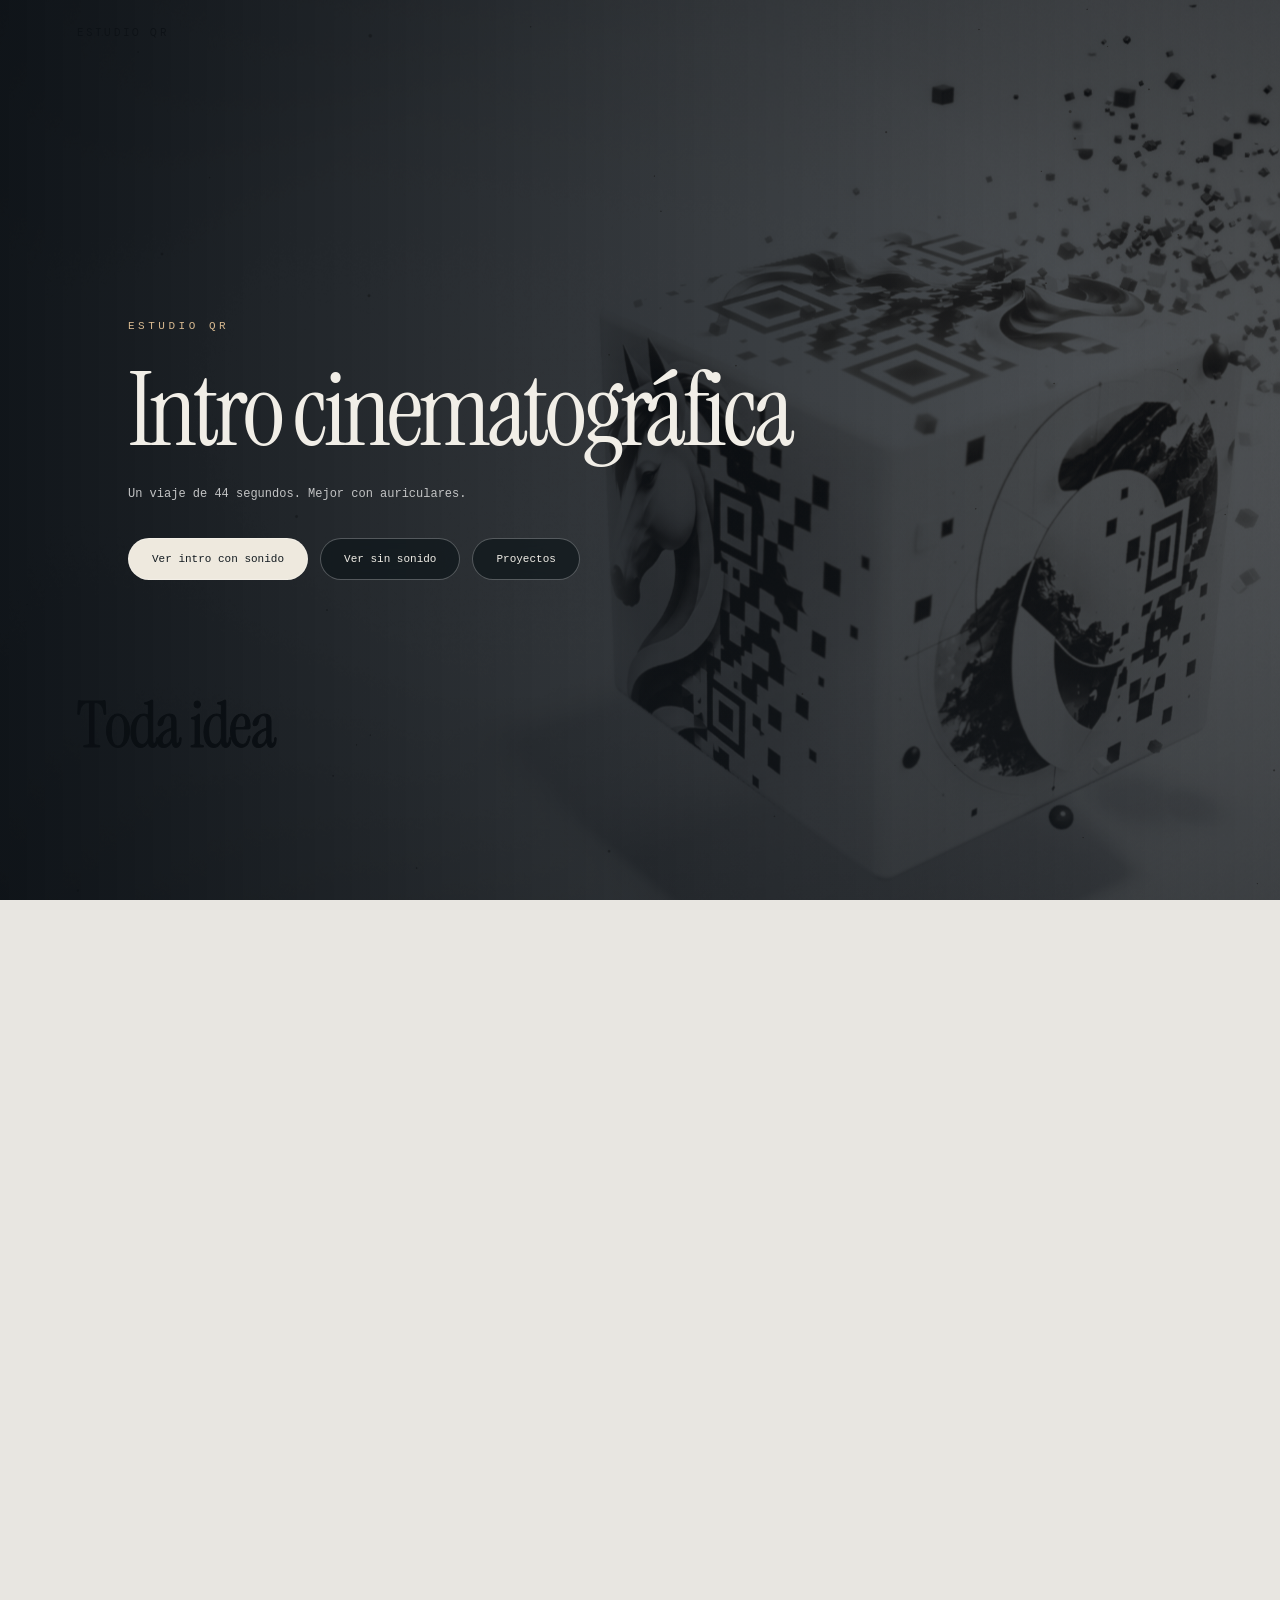
<file: editor/template/index.html>
<!doctype html><html lang="es"><head><meta charset="utf-8">
<meta name="viewport" content="width=device-width, initial-scale=1, viewport-fit=cover">
<title>ESTUDIO QR — Ideas que se transforman</title>
<meta name="description" content="Estudio digital creativo. Ideas que se transforman.">
<link rel="preconnect" href="https://fonts.googleapis.com"><link rel="preconnect" href="https://fonts.gstatic.com" crossorigin>
<link href="https://fonts.googleapis.com/css2?family=DM+Mono:wght@400;500&family=Instrument+Serif:ital@0;1&display=swap" rel="stylesheet">
<style>
:root{--bg:#10151a;--ink:#efe9dc;--acc:#e3a857;--gr:.35;--gn:.12;box-sizing:border-box}
*{box-sizing:border-box;margin:0}html{background:var(--bg)}
body{background:var(--bg);color:var(--ink);font:400 14px/1.6 'DM Mono',ui-monospace,monospace}
#stage{position:fixed;inset:0;overflow:hidden;background:var(--bg)}
#stage>div{position:absolute;inset:0}
.w{position:absolute;inset:0;perspective:1400px;will-change:opacity,transform}
.m{position:absolute;inset:0;transform-style:preserve-3d;will-change:transform;transform-origin:50% 50%}
.sl{position:absolute;inset:0;will-change:transform}
.sl img,.sl video{width:100%;height:100%;object-fit:cover;display:block}
.m.fit .sl img,.m.fit .sl video{object-fit:contain}
.gr{position:absolute;inset:0;background:var(--acc);mix-blend-mode:soft-light;opacity:var(--gr);pointer-events:none}
.ly{position:absolute;will-change:transform,opacity;margin:0}.ci{width:100%}.ci img,.ci video{width:100%;height:100%;object-fit:cover;display:block}
.ly figcaption{margin-top:10px;font-size:11px;letter-spacing:.16em;text-transform:uppercase;white-space:nowrap}
.tx{position:absolute;left:6vw;right:6vw;bottom:9vh;pointer-events:none}
.tx.pos-bc,.tx.pos-c{text-align:center}.tx.pos-bc .p,.tx.pos-c .p{margin-left:auto;margin-right:auto}
.tx.pos-br,.tx.pos-mr,.tx.pos-tr{text-align:right}.tx.pos-br .p,.tx.pos-mr .p,.tx.pos-tr .p{margin-left:auto}
.tx.pos-ml,.tx.pos-c,.tx.pos-mr{bottom:auto;top:50%;transform:translateY(-50%)}
.tx.pos-tl,.tx.pos-tr{bottom:auto;top:15vh}
.scrim{position:absolute;inset:0;pointer-events:none;background:linear-gradient(to top,var(--bg) 0%,transparent 62%)}
.scrim.pos-tl,.scrim.pos-tr{background:linear-gradient(to bottom,var(--bg) 0%,transparent 55%)}
.scrim.pos-ml{background:linear-gradient(to right,var(--bg) 0%,transparent 60%)}.scrim.pos-mr{background:linear-gradient(to left,var(--bg) 0%,transparent 60%)}
.scrim.pos-c{background:radial-gradient(ellipse at 50% 50%,var(--bg) 0%,transparent 60%)}
.k{font-size:11px;letter-spacing:.24em;text-transform:uppercase;color:var(--acc);margin-bottom:2.4vh}
.tt{font-family:'Instrument Serif',Georgia,serif;font-weight:400;line-height:.93;letter-spacing:-.028em;font-size:var(--fs,10vw)}
.tt .l{display:block;overflow:hidden;padding:.02em .06em .1em;margin:0 -.06em}.wd{display:inline-block;white-space:nowrap}.c{display:inline-block;will-change:transform}
.p{max-width:40ch;margin-top:3.2vh;opacity:.82}
.f .tt{color:transparent;-webkit-text-stroke:1px var(--ink)}.f .k,.f .p,.f .cta,.f .scrim{visibility:hidden}
.cta{pointer-events:auto;display:inline-block;margin-top:4.5vh;color:var(--ink);border:1px solid var(--ink);padding:16px 32px;text-decoration:none;letter-spacing:.16em;text-transform:uppercase;font-size:12px;transition:background .5s,color .5s}
.cta:hover,.cta:focus-visible{background:var(--ink);color:var(--bg);outline:0}
#cv canvas{width:100%;height:100%;display:block;pointer-events:none}
#px{display:none;pointer-events:none;z-index:2}#px i{display:block;background:var(--pc,#000);transform:scale(0)}
#vg{pointer-events:none;background:radial-gradient(ellipse at 50% 42%,transparent 40%,rgba(0,0,0,.45))}
#gn{pointer-events:none;opacity:var(--gn);mix-blend-mode:overlay;animation:g .7s steps(5) infinite;background:url("data:image/svg+xml;utf8,<svg xmlns='http://www.w3.org/2000/svg' width='220' height='220'><filter id='n'><feTurbulence type='fractalNoise' baseFrequency='.85' numOctaves='2'/></filter><rect width='220' height='220' filter='url(%23n)'/></svg>")}
@keyframes g{0%{background-position:0 0}25%{background-position:-60px 40px}50%{background-position:40px -70px}75%{background-position:-30px -20px}100%{background-position:70px 50px}}
#hud{pointer-events:none;font-size:11px;letter-spacing:.2em;text-transform:uppercase;z-index:3}
#hud>*{position:absolute}#brand{left:6vw;top:calc(24px + env(safe-area-inset-top,0px))}#cnt{right:6vw;top:calc(24px + env(safe-area-inset-top,0px))}
#hint{left:50%;bottom:calc(22px + env(safe-area-inset-bottom,0px));transform:translateX(-50%);transition:opacity .6s}
#bar{left:0;bottom:0;height:2px;width:100%;background:var(--acc);transform-origin:0 50%;transform:scaleX(0)}
/* navegación entre escenas */
#nav{position:fixed;right:calc(18px + env(safe-area-inset-right,0px));top:50%;transform:translateY(-50%);z-index:8;display:flex;flex-direction:column;gap:6px}
#nav button{all:unset;cursor:pointer;display:flex;align-items:center;justify-content:flex-end;gap:10px;padding:5px 0;color:var(--ink);font-size:10px;letter-spacing:.18em;text-transform:uppercase}
#nav i{order:2;width:7px;height:7px;border:1px solid var(--ink);border-radius:50%;transition:transform .4s,background .4s;opacity:.7}
#nav button.on i{background:var(--acc);border-color:var(--acc);transform:scale(1.5);opacity:1}
#nav span{opacity:0;transform:translateX(6px);transition:opacity .3s,transform .3s;white-space:nowrap}
#nav button:hover span,#nav button:focus-visible span,#nav.nav-list span{opacity:.85;transform:none}
#nav.nav-list button.on span{opacity:1;color:var(--acc)}
#nav button:focus-visible i{outline:2px solid var(--acc);outline-offset:3px}
#ld{position:fixed;inset:0;z-index:50;background:#10151a;color:#efe9dc;display:grid;place-items:center;font:italic 34px 'Instrument Serif',serif;transition:opacity .9s}
#admin{position:fixed;left:14px;bottom:8px;z-index:9;font-size:10px;color:var(--ink);opacity:.35;text-decoration:none;letter-spacing:.1em}#admin:hover{opacity:1}
/* vista previa del panel */
.preview #admin,.preview #ld{display:none}
#gd{pointer-events:none;z-index:4;display:none}
.guides #gd{display:block;background:linear-gradient(to right,transparent calc(33.33% - .5px),rgba(255,64,160,.55) calc(33.33% - .5px),rgba(255,64,160,.55) calc(33.33% + .5px),transparent calc(33.33% + .5px),transparent calc(66.66% - .5px),rgba(255,64,160,.55) calc(66.66% - .5px),rgba(255,64,160,.55) calc(66.66% + .5px),transparent calc(66.66% + .5px)),linear-gradient(to bottom,transparent calc(33.33% - .5px),rgba(255,64,160,.55) calc(33.33% - .5px),rgba(255,64,160,.55) calc(33.33% + .5px),transparent calc(33.33% + .5px),transparent calc(66.66% - .5px),rgba(255,64,160,.55) calc(66.66% - .5px),rgba(255,64,160,.55) calc(66.66% + .5px),transparent calc(66.66% + .5px))}
.safe #gd{display:block;outline:1px dashed rgba(80,200,255,.8);outline-offset:-6vw}
@media(max-width:800px){.tx{bottom:12vh}.k{font-size:10px}#cnt{display:none}.p{font-size:13px}#nav{right:10px}#nav span{display:none}}
/* celular: textos legibles sobre cualquier imagen y nada encimado */
@media(max-width:800px){
.tx{left:7vw;right:7vw;text-shadow:0 1px 2px color-mix(in srgb,var(--bg) 70%,transparent),0 0 22px color-mix(in srgb,var(--bg) 85%,transparent)}
.scrim{opacity:.75!important}
.tt{overflow-wrap:anywhere}.tt .l{overflow:visible}.wd{white-space:normal}
.p{max-width:none;font-size:12.5px;line-height:1.55}
.k{margin-bottom:1.6vh}
#hint{bottom:calc(84px + env(safe-area-inset-bottom,0px))}
#nav{gap:2px}#nav i{width:6px;height:6px}
}
@media(max-width:800px) and (orientation:portrait){.tx{bottom:16vh}.tx.pos-tl,.tx.pos-tr{top:12vh}}
@media(prefers-reduced-motion:reduce){#gn{animation:none}}
</style><link rel="stylesheet" href="intro.css"></head><body>
<div id="ld">Estudio QR</div>
<div id="stage"><div id="bg"></div><div id="tb"></div><div id="cv"></div><div id="tf" aria-hidden="true"></div><div id="px" aria-hidden="true"></div><div id="vg"></div><div id="gn"></div><div id="gd"></div>
<div id="hud"><span id="brand"></span><span id="cnt"></span><span id="hint"></span><span id="bar"></span></div></div>
<nav id="nav" aria-label="Escenas"></nav>
<div id="track"></div><a id="admin" href="admin.html">Panel</a>
<script src="qr-model.js"></script>
<script src="modelos3d.js"></script>
<script src="../../editor/audio-engine.js"></script><script src="app.js"></script><script src="intro.js"></script></body></html>
</file>
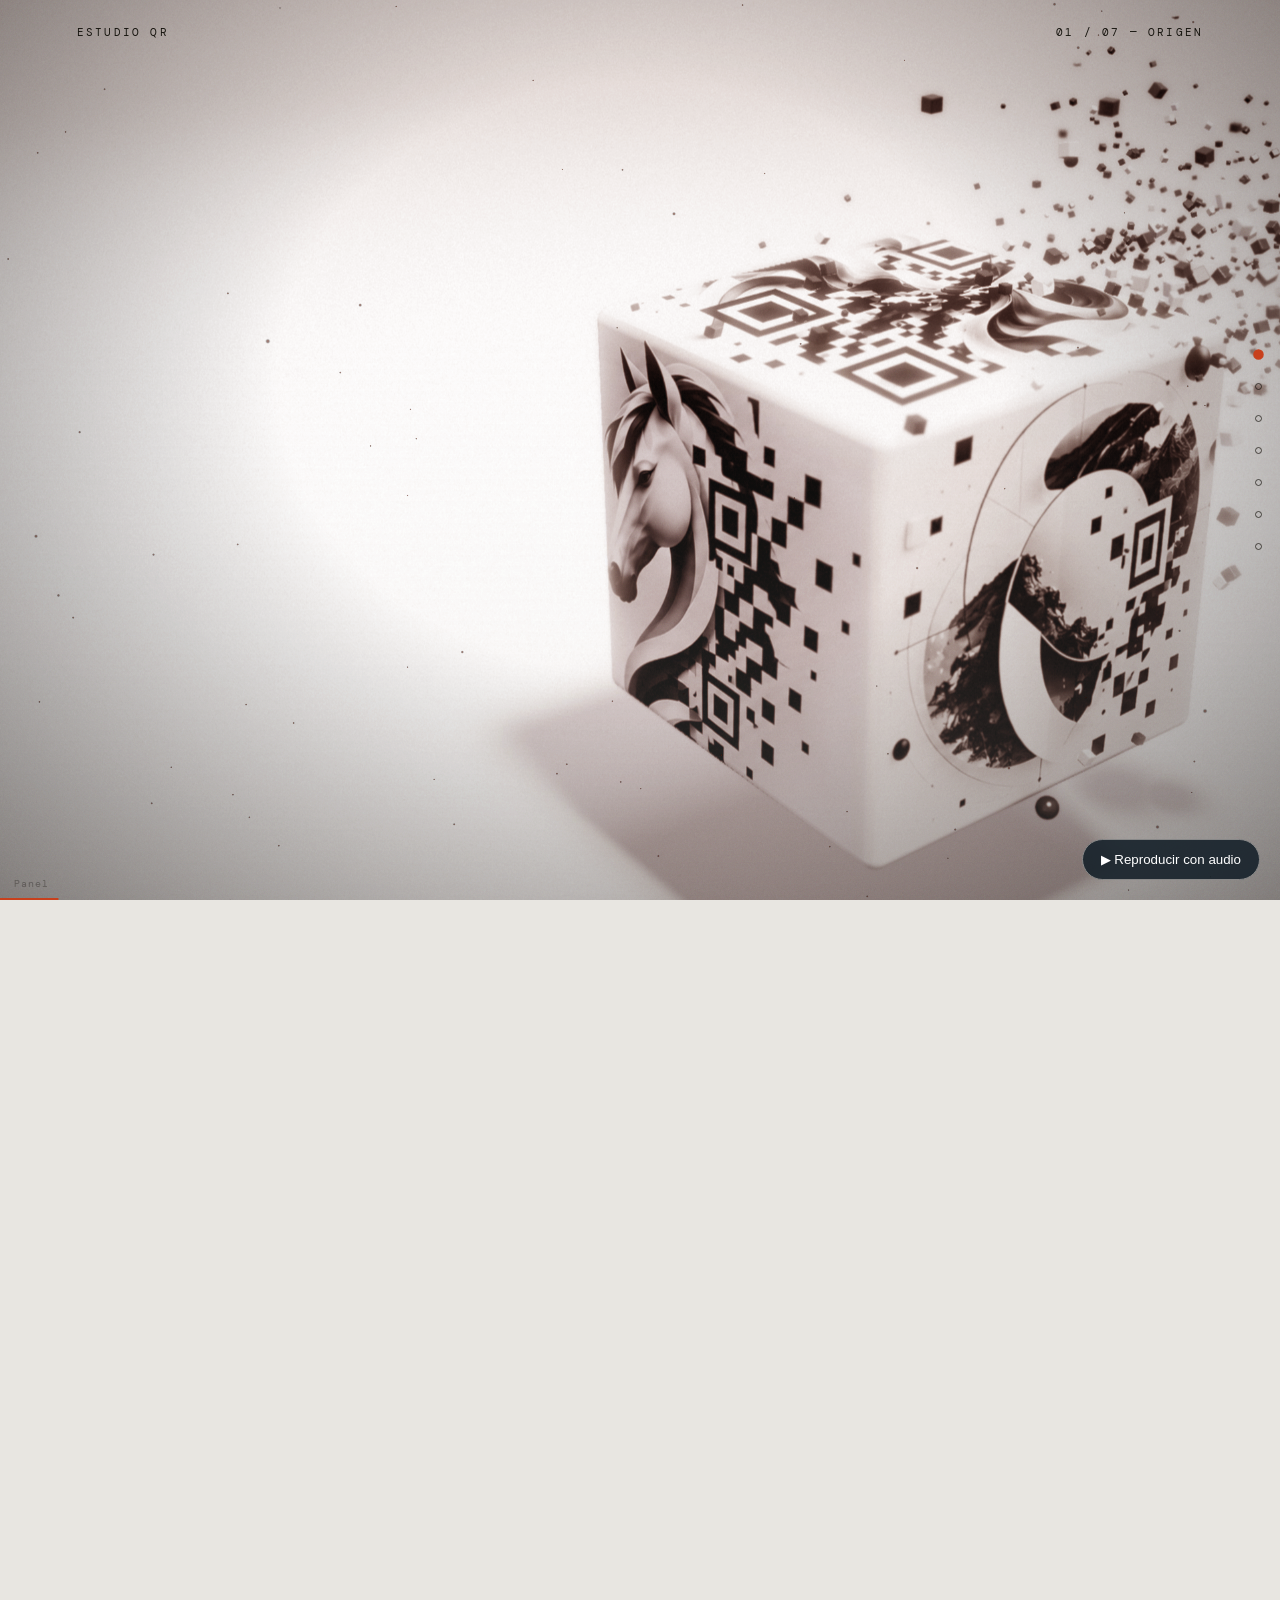
<file: proyectos/original/index.html>
<!doctype html><html lang="es"><head><meta charset="utf-8">
<meta name="viewport" content="width=device-width, initial-scale=1, viewport-fit=cover">
<title>ESTUDIO QR — Ideas que se transforman</title>
<meta name="description" content="Estudio digital creativo. Ideas que se transforman.">
<link rel="preconnect" href="https://fonts.googleapis.com"><link rel="preconnect" href="https://fonts.gstatic.com" crossorigin>
<link href="https://fonts.googleapis.com/css2?family=DM+Mono:wght@400;500&family=Instrument+Serif:ital@0;1&display=swap" rel="stylesheet">
<style>
:root{--bg:#10151a;--ink:#efe9dc;--acc:#e3a857;--gr:.35;--gn:.12;box-sizing:border-box}
*{box-sizing:border-box;margin:0}html{background:var(--bg)}
body{background:var(--bg);color:var(--ink);font:400 14px/1.6 'DM Mono',ui-monospace,monospace}
#stage{position:fixed;inset:0;overflow:hidden;background:var(--bg)}
#stage>div{position:absolute;inset:0}
.w{position:absolute;inset:0;perspective:1400px;will-change:opacity,transform}
.m{position:absolute;inset:0;transform-style:preserve-3d;will-change:transform;transform-origin:50% 50%}
.sl{position:absolute;inset:0;will-change:transform}
.sl img,.sl video{width:100%;height:100%;object-fit:cover;display:block}
.m.fit .sl img,.m.fit .sl video{object-fit:contain}
.gr{position:absolute;inset:0;background:var(--acc);mix-blend-mode:soft-light;opacity:var(--gr);pointer-events:none}
.ly{position:absolute;will-change:transform,opacity;margin:0}.ci{width:100%}.ci img,.ci video{width:100%;height:100%;object-fit:cover;display:block}
.ly figcaption{margin-top:10px;font-size:11px;letter-spacing:.16em;text-transform:uppercase;white-space:nowrap}
.tx{position:absolute;left:6vw;right:6vw;bottom:9vh;pointer-events:none}
.tx.pos-bc,.tx.pos-c{text-align:center}.tx.pos-bc .p,.tx.pos-c .p{margin-left:auto;margin-right:auto}
.tx.pos-br,.tx.pos-mr,.tx.pos-tr{text-align:right}.tx.pos-br .p,.tx.pos-mr .p,.tx.pos-tr .p{margin-left:auto}
.tx.pos-ml,.tx.pos-c,.tx.pos-mr{bottom:auto;top:50%;transform:translateY(-50%)}
.tx.pos-tl,.tx.pos-tr{bottom:auto;top:15vh}
.scrim{position:absolute;inset:0;pointer-events:none;background:linear-gradient(to top,var(--bg) 0%,transparent 62%)}
.scrim.pos-tl,.scrim.pos-tr{background:linear-gradient(to bottom,var(--bg) 0%,transparent 55%)}
.scrim.pos-ml{background:linear-gradient(to right,var(--bg) 0%,transparent 60%)}.scrim.pos-mr{background:linear-gradient(to left,var(--bg) 0%,transparent 60%)}
.scrim.pos-c{background:radial-gradient(ellipse at 50% 50%,var(--bg) 0%,transparent 60%)}
.k{font-size:11px;letter-spacing:.24em;text-transform:uppercase;color:var(--acc);margin-bottom:2.4vh}
.tt{font-family:'Instrument Serif',Georgia,serif;font-weight:400;line-height:.93;letter-spacing:-.028em;font-size:var(--fs,10vw)}
.tt .l{display:block;overflow:hidden;padding:.02em .06em .1em;margin:0 -.06em}.wd{display:inline-block;white-space:nowrap}.c{display:inline-block;will-change:transform}
.p{max-width:40ch;margin-top:3.2vh;opacity:.82}
.f .tt{color:transparent;-webkit-text-stroke:1px var(--ink)}.f .k,.f .p,.f .cta,.f .scrim{visibility:hidden}
.cta{pointer-events:auto;display:inline-block;margin-top:4.5vh;color:var(--ink);border:1px solid var(--ink);padding:16px 32px;text-decoration:none;letter-spacing:.16em;text-transform:uppercase;font-size:12px;transition:background .5s,color .5s}
.cta:hover,.cta:focus-visible{background:var(--ink);color:var(--bg);outline:0}
#cv canvas{width:100%;height:100%;display:block;pointer-events:none}
#px{display:none;pointer-events:none;z-index:2}#px i{display:block;background:var(--pc,#000);transform:scale(0)}
#vg{pointer-events:none;background:radial-gradient(ellipse at 50% 42%,transparent 40%,rgba(0,0,0,.45))}
#gn{pointer-events:none;opacity:var(--gn);mix-blend-mode:overlay;animation:g .7s steps(5) infinite;background:url("data:image/svg+xml;utf8,<svg xmlns='http://www.w3.org/2000/svg' width='220' height='220'><filter id='n'><feTurbulence type='fractalNoise' baseFrequency='.85' numOctaves='2'/></filter><rect width='220' height='220' filter='url(%23n)'/></svg>")}
@keyframes g{0%{background-position:0 0}25%{background-position:-60px 40px}50%{background-position:40px -70px}75%{background-position:-30px -20px}100%{background-position:70px 50px}}
#hud{pointer-events:none;font-size:11px;letter-spacing:.2em;text-transform:uppercase;z-index:3}
#hud>*{position:absolute}#brand{left:6vw;top:calc(24px + env(safe-area-inset-top,0px))}#cnt{right:6vw;top:calc(24px + env(safe-area-inset-top,0px))}
#hint{left:50%;bottom:calc(22px + env(safe-area-inset-bottom,0px));transform:translateX(-50%);transition:opacity .6s}
#bar{left:0;bottom:0;height:2px;width:100%;background:var(--acc);transform-origin:0 50%;transform:scaleX(0)}
/* navegación entre escenas */
#nav{position:fixed;right:calc(18px + env(safe-area-inset-right,0px));top:50%;transform:translateY(-50%);z-index:8;display:flex;flex-direction:column;gap:6px}
#nav button{all:unset;cursor:pointer;display:flex;align-items:center;justify-content:flex-end;gap:10px;padding:5px 0;color:var(--ink);font-size:10px;letter-spacing:.18em;text-transform:uppercase}
#nav i{order:2;width:7px;height:7px;border:1px solid var(--ink);border-radius:50%;transition:transform .4s,background .4s;opacity:.7}
#nav button.on i{background:var(--acc);border-color:var(--acc);transform:scale(1.5);opacity:1}
#nav span{opacity:0;transform:translateX(6px);transition:opacity .3s,transform .3s;white-space:nowrap}
#nav button:hover span,#nav button:focus-visible span,#nav.nav-list span{opacity:.85;transform:none}
#nav.nav-list button.on span{opacity:1;color:var(--acc)}
#nav button:focus-visible i{outline:2px solid var(--acc);outline-offset:3px}
#ld{position:fixed;inset:0;z-index:50;background:#10151a;color:#efe9dc;display:grid;place-items:center;font:italic 34px 'Instrument Serif',serif;transition:opacity .9s}
#admin{position:fixed;left:14px;bottom:8px;z-index:9;font-size:10px;color:var(--ink);opacity:.35;text-decoration:none;letter-spacing:.1em}#admin:hover{opacity:1}
/* vista previa del panel */
.preview #admin,.preview #ld{display:none}
#gd{pointer-events:none;z-index:4;display:none}
.guides #gd{display:block;background:linear-gradient(to right,transparent calc(33.33% - .5px),rgba(255,64,160,.55) calc(33.33% - .5px),rgba(255,64,160,.55) calc(33.33% + .5px),transparent calc(33.33% + .5px),transparent calc(66.66% - .5px),rgba(255,64,160,.55) calc(66.66% - .5px),rgba(255,64,160,.55) calc(66.66% + .5px),transparent calc(66.66% + .5px)),linear-gradient(to bottom,transparent calc(33.33% - .5px),rgba(255,64,160,.55) calc(33.33% - .5px),rgba(255,64,160,.55) calc(33.33% + .5px),transparent calc(33.33% + .5px),transparent calc(66.66% - .5px),rgba(255,64,160,.55) calc(66.66% - .5px),rgba(255,64,160,.55) calc(66.66% + .5px),transparent calc(66.66% + .5px))}
.safe #gd{display:block;outline:1px dashed rgba(80,200,255,.8);outline-offset:-6vw}
@media(max-width:800px){.tx{bottom:12vh}.k{font-size:10px}#cnt{display:none}.p{font-size:13px}#nav{right:10px}#nav span{display:none}}
/* celular: textos legibles sobre cualquier imagen y nada encimado */
@media(max-width:800px){
.tx{left:7vw;right:7vw;text-shadow:0 1px 2px color-mix(in srgb,var(--bg) 70%,transparent),0 0 22px color-mix(in srgb,var(--bg) 85%,transparent)}
.scrim{opacity:.75!important}
.tt{overflow-wrap:anywhere}.tt .l{overflow:visible}.wd{white-space:normal}
.p{max-width:none;font-size:12.5px;line-height:1.55}
.k{margin-bottom:1.6vh}
#hint{bottom:calc(84px + env(safe-area-inset-bottom,0px))}
#nav{gap:2px}#nav i{width:6px;height:6px}
}
@media(max-width:800px) and (orientation:portrait){.tx{bottom:16vh}.tx.pos-tl,.tx.pos-tr{top:12vh}}
@media(prefers-reduced-motion:reduce){#gn{animation:none}}
</style></head><body>
<div id="ld">Estudio QR</div>
<div id="stage"><div id="bg"></div><div id="tb"></div><div id="cv"></div><div id="tf" aria-hidden="true"></div><div id="px" aria-hidden="true"></div><div id="vg"></div><div id="gn"></div><div id="gd"></div>
<div id="hud"><span id="brand"></span><span id="cnt"></span><span id="hint"></span><span id="bar"></span></div></div>
<nav id="nav" aria-label="Escenas"></nav>
<div id="track"></div><a id="admin" href="admin.html">Panel</a>
<script src="qr-model.js"></script>
<script src="modelos3d.js"></script>
<script src="../../editor/audio-engine.js"></script><script src="app.js"></script></body></html>
</file>
<file: editor/template/intro.css>
html:not(.preview),html:not(.preview) body{overflow:hidden}html:not(.preview) #admin{display:none}
#cinema-glow{position:fixed;inset:0;pointer-events:none;z-index:1;mix-blend-mode:soft-light;background:radial-gradient(ellipse at 70% 40%,var(--cinema-color,#d5a977),transparent 67%);opacity:.5;transition:background 2s}
#intro-gate{position:fixed;inset:0;z-index:55;display:flex;flex-direction:column;justify-content:center;align-items:flex-start;padding:10vw;background:linear-gradient(90deg,#0a0f14f7,#0a0f14b0);color:#f1eee7;transition:opacity .7s,visibility .7s}#intro-gate.closed{opacity:0;visibility:hidden;pointer-events:none}
#intro-gate small{font:11px monospace;letter-spacing:.32em;color:#d7b990;margin-bottom:30px}#intro-gate h1{font:400 clamp(54px,8vw,115px)/.96 'Instrument Serif',Georgia,serif;letter-spacing:-.04em}#intro-gate p{font:12px/1.8 monospace;color:#c3c4c5;margin:24px 0 32px}
.intro-buttons{display:flex;gap:12px;flex-wrap:wrap}.intro-btn{cursor:pointer;border:1px solid #ffffff45;background:#10171bbd;border-radius:100px;color:#f1eee7;padding:14px 23px;font:11px monospace;backdrop-filter:blur(14px);text-decoration:none}.intro-btn.primary{background:#eee9de;color:#131b20}.intro-btn:hover{border-color:#d7b990}.intro-btn:focus-visible{outline:2px solid #6bdec9;outline-offset:5px}.intro-btn:disabled{opacity:.4}
#intro-controls{position:fixed;z-index:12;right:5vw;bottom:25px;display:flex;align-items:center;gap:8px;color:#eee9de}#intro-controls[hidden]{display:none}#intro-clock{font:10px monospace;background:#111a20bd;padding:11px;border-radius:30px}#intro-status{position:fixed;bottom:85px;right:5vw;z-index:12;font:11px monospace;color:var(--ink);max-width:260px}
.tt{font-size:clamp(40px,5vw,86px);line-height:1.02}.tx{bottom:15vh}.k{display:none}.p{font-size:12px;letter-spacing:.07em}#brand{opacity:.75}#vg{background:radial-gradient(ellipse at 52% 42%,transparent 45%,#0004)}
@media(max-width:700px){#intro-gate{padding:8vw}#intro-controls{left:4vw;right:4vw;bottom:calc(16px + env(safe-area-inset-bottom,0px));gap:4px;flex-wrap:wrap;justify-content:center}#intro-controls .intro-btn{padding:9px 9px;font-size:9.5px}#intro-clock{padding:9px 8px;font-size:9.5px}.intro-btn{padding:11px 12px;font-size:10px}.tx{bottom:22vh}.tt{font-size:clamp(32px,10vw,52px)}#intro-status{bottom:115px;left:6vw;right:auto}.p{max-width:28ch}}
@media(prefers-reduced-motion:reduce){#cinema-glow{display:none}}
</file>
